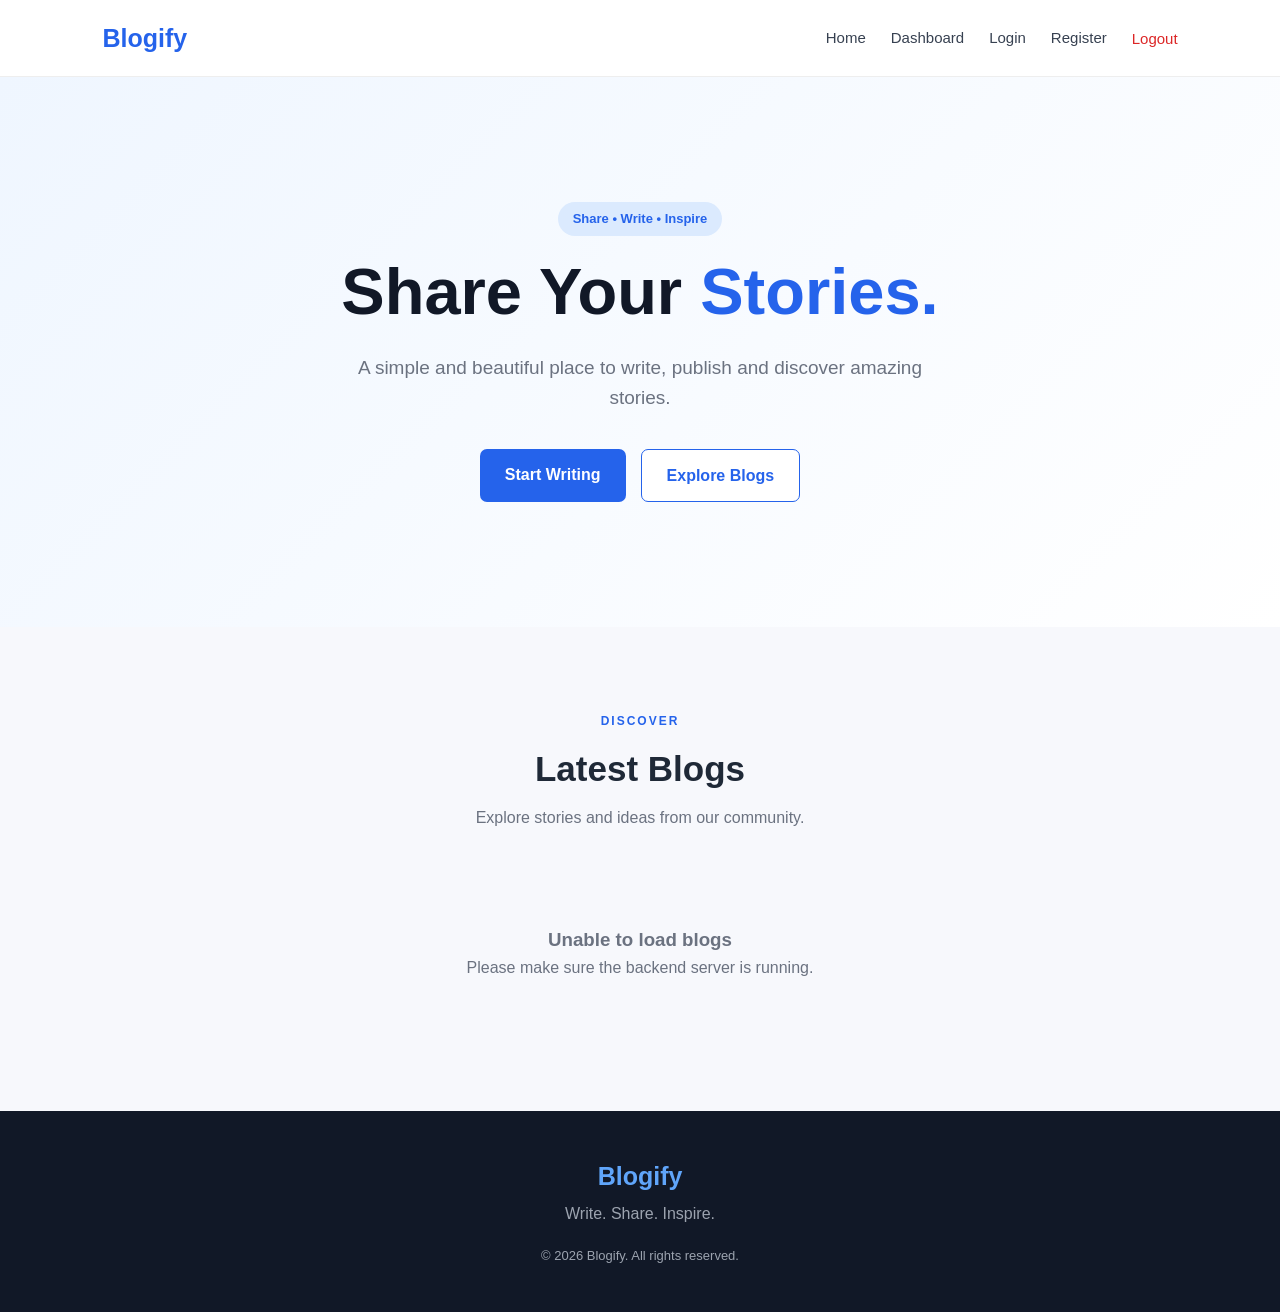
<file: index.html>
<!DOCTYPE html>
<html lang="en">
<head>
    <meta charset="UTF-8">
    <meta name="viewport" content="width=device-width, initial-scale=1.0">

    <title>Blogify - Home</title>

    <link rel="stylesheet" href="style.css">
</head>

<body>

<header class="navbar">

    <div class="logo">Blogify</div>

    <nav>
        <a href="index.html">Home</a>
        <a href="dashboard.html">Dashboard</a>
        <a href="login.html" id="loginNav">Login</a>
        <a href="register.html" id="registerNav">Register</a>
        <button id="logoutBtn" class="logout-btn">Logout</button>
    </nav>

</header>


<main>

    <!-- Hero Section -->

    <section class="hero">

        <div class="hero-content">

            <span class="badge">Share • Write • Inspire</span>

            <h1>
                Share Your
                <span>Stories.</span>
            </h1>

            <p>
                A simple and beautiful place to write,
                publish and discover amazing stories.
            </p>

            <div class="hero-buttons">

                <a href="create-blog.html" class="btn">
                    Start Writing
                </a>

                <a href="#blogs" class="btn secondary-btn">
                    Explore Blogs
                </a>

            </div>

        </div>

    </section>


    <!-- Blog Section -->

    <section class="blogs-section" id="blogs">

        <div class="section-heading">

            <span class="small-heading">
                DISCOVER
            </span>

            <h2>Latest Blogs</h2>

            <p>
                Explore stories and ideas from our community.
            </p>

        </div>


        <div id="blogContainer" class="blog-container">

            <!-- Blogs will be loaded using JavaScript -->

        </div>

    </section>

</main>


<footer>

    <div class="footer-content">

        <h3>Blogify</h3>

        <p>
            Write. Share. Inspire.
        </p>

        <p class="copyright">
            © 2026 Blogify. All rights reserved.
        </p>

    </div>

</footer>


<script src="script.js"></script>

</body>
</html>
</file>
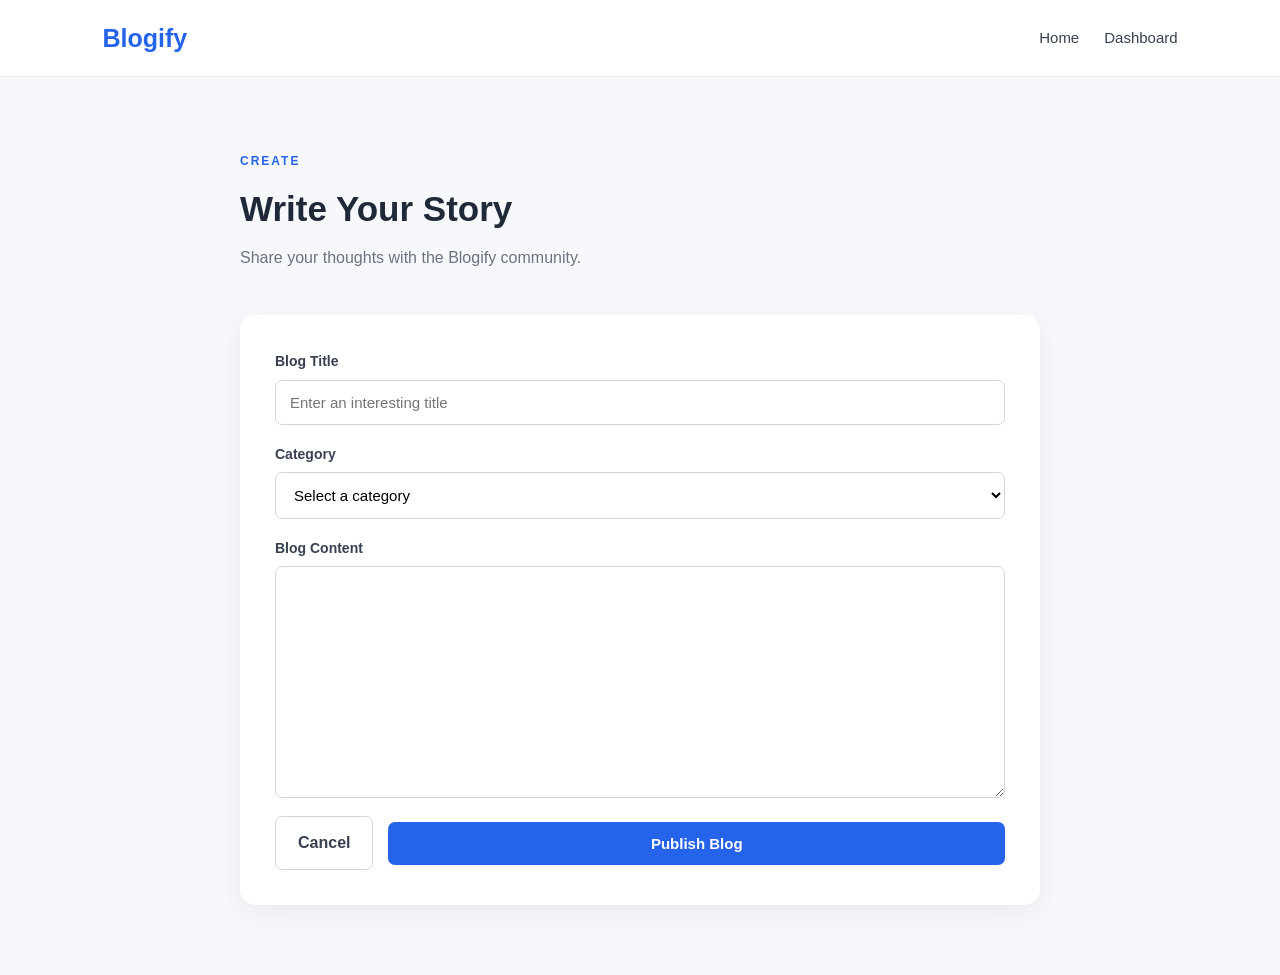
<file: create-blog.html>
<!doctype html>
<html lang="en">

<head>
    <meta charset="UTF-8" />

    <meta name="viewport" content="width=device-width, initial-scale=1.0" />

    <title>Create Blog - Blogify</title>

    <link rel="stylesheet" href="style.css" />
</head>

<body>
    <header class="navbar">
        <div class="logo">Blogify</div>

        <nav>
            <a href="index.html"> Home </a>

            <a href="dashboard.html"> Dashboard </a>
        </nav>
    </header>

    <main class="create-page">
        <div class="create-container">
            <div class="section-heading left">
                <span class="small-heading"> CREATE </span>

                <h1 id="formTitle">Write Your Story</h1>

                <p>Share your thoughts with the Blogify community.</p>
            </div>

            <form id="blogForm" class="blog-form">
                <div class="input-group">
                    <label for="title"> Blog Title </label>

                    <input type="text" id="title" placeholder="Enter an interesting title" required />
                </div>

                <div class="input-group">
                    <label for="category"> Category </label>

                    <select id="category" required>
                        <option value="">Select a category</option>

                        <option value="Technology">Technology</option>

                        <option value="Programming">Programming</option>

                        <option value="Education">Education</option>

                        <option value="Lifestyle">Lifestyle</option>

                        <option value="Other">Other</option>
                    </select>
                </div>

                <div class="input-group">
                    <label for="content"> Blog Content </label>

                    <textarea id="content" rows="12" placeholder="Start writing your story..." required>
            </textarea>
                </div>

                <div class="form-actions">
                    <a href="dashboard.html" class="cancel-btn"> Cancel </a>

                    <button type="submit" class="full-btn" id="submitBlogBtn">
                        Publish Blog
                    </button>
                </div>
            </form>
        </div>
    </main>

    <script src="script.js"></script>
</body>

</html>
</file>
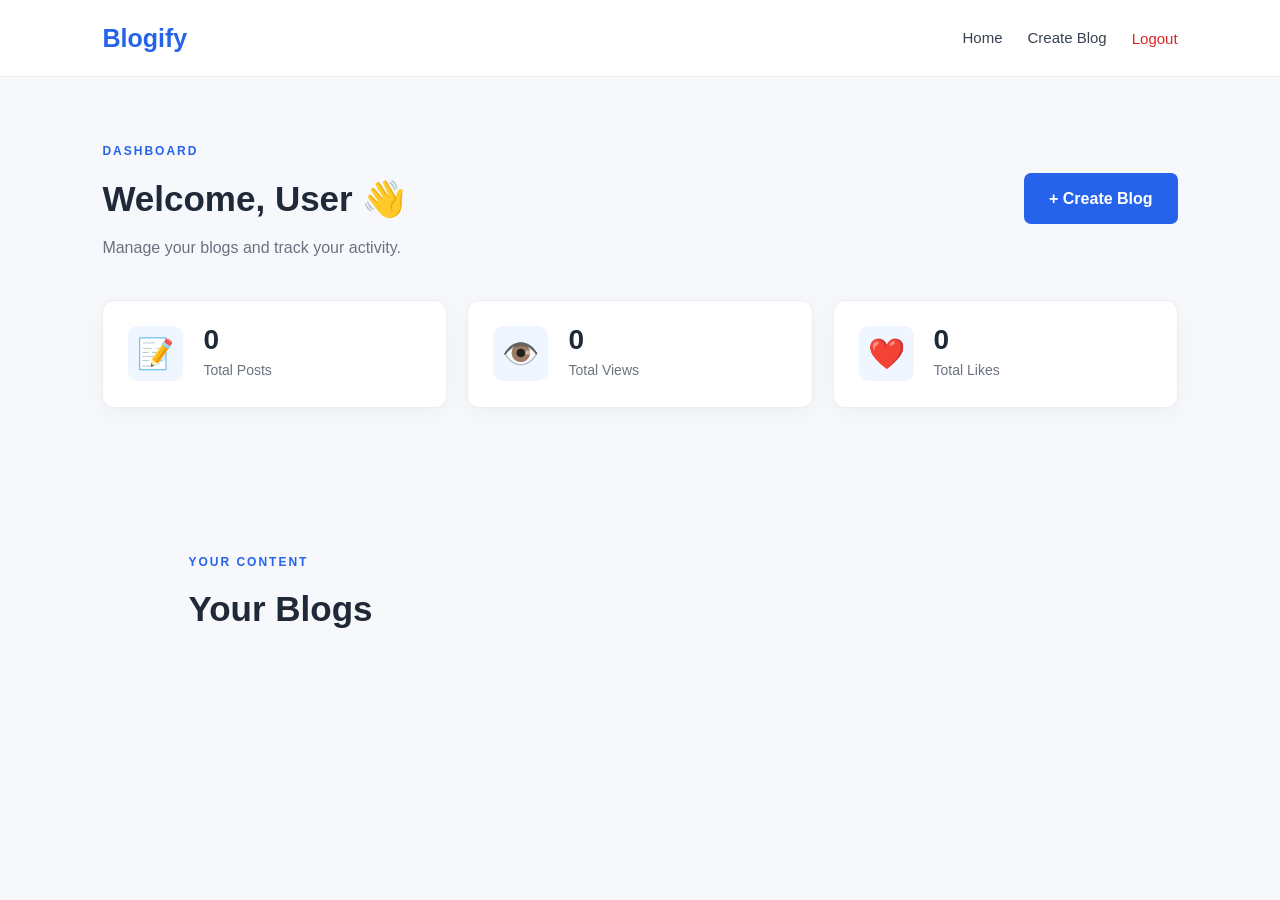
<file: dashboard.html>
<!DOCTYPE html>
<html lang="en">

<head>

    <meta charset="UTF-8">

    <meta
        name="viewport"
        content="width=device-width, initial-scale=1.0">

    <title>Dashboard - Blogify</title>

    <link rel="stylesheet" href="style.css">

</head>

<body>

<header class="navbar">

    <div class="logo">
        Blogify
    </div>

    <nav>

        <a href="index.html">
            Home
        </a>

        <a href="create-blog.html">
            Create Blog
        </a>

        <button
            id="dashboardLogout"
            class="logout-btn">

            Logout

        </button>

    </nav>

</header>


<main class="dashboard">

    <section class="dashboard-header">

        <div>

            <span class="small-heading">
                DASHBOARD
            </span>

            <h1>
                Welcome, <span id="userName">User</span> 👋
            </h1>

            <p>
                Manage your blogs and track your activity.
            </p>

        </div>


        <a
            href="create-blog.html"
            class="btn">

            + Create Blog

        </a>

    </section>


    <!-- Statistics -->

    <section class="stats">

        <div class="stat-card">

            <div class="stat-icon">
                📝
            </div>

            <div>

                <h3 id="postCount">
                    0
                </h3>

                <p>
                    Total Posts
                </p>

            </div>

        </div>


        <div class="stat-card">

            <div class="stat-icon">
                👁️
            </div>

            <div>

                <h3 id="viewCount">
                    0
                </h3>

                <p>
                    Total Views
                </p>

            </div>

        </div>


        <div class="stat-card">

            <div class="stat-icon">
                ❤️
            </div>

            <div>

                <h3 id="likeCount">
                    0
                </h3>

                <p>
                    Total Likes
                </p>

            </div>

        </div>

    </section>


    <!-- User Blogs -->

    <section class="dashboard-blogs">

        <div class="section-heading left">

            <span class="small-heading">
                YOUR CONTENT
            </span>

            <h2>
                Your Blogs
            </h2>

        </div>


        <div
            id="dashboardBlogContainer"
            class="blog-container">

        </div>

    </section>

</main>


<script src="script.js"></script>

</body>
</html>
</file>
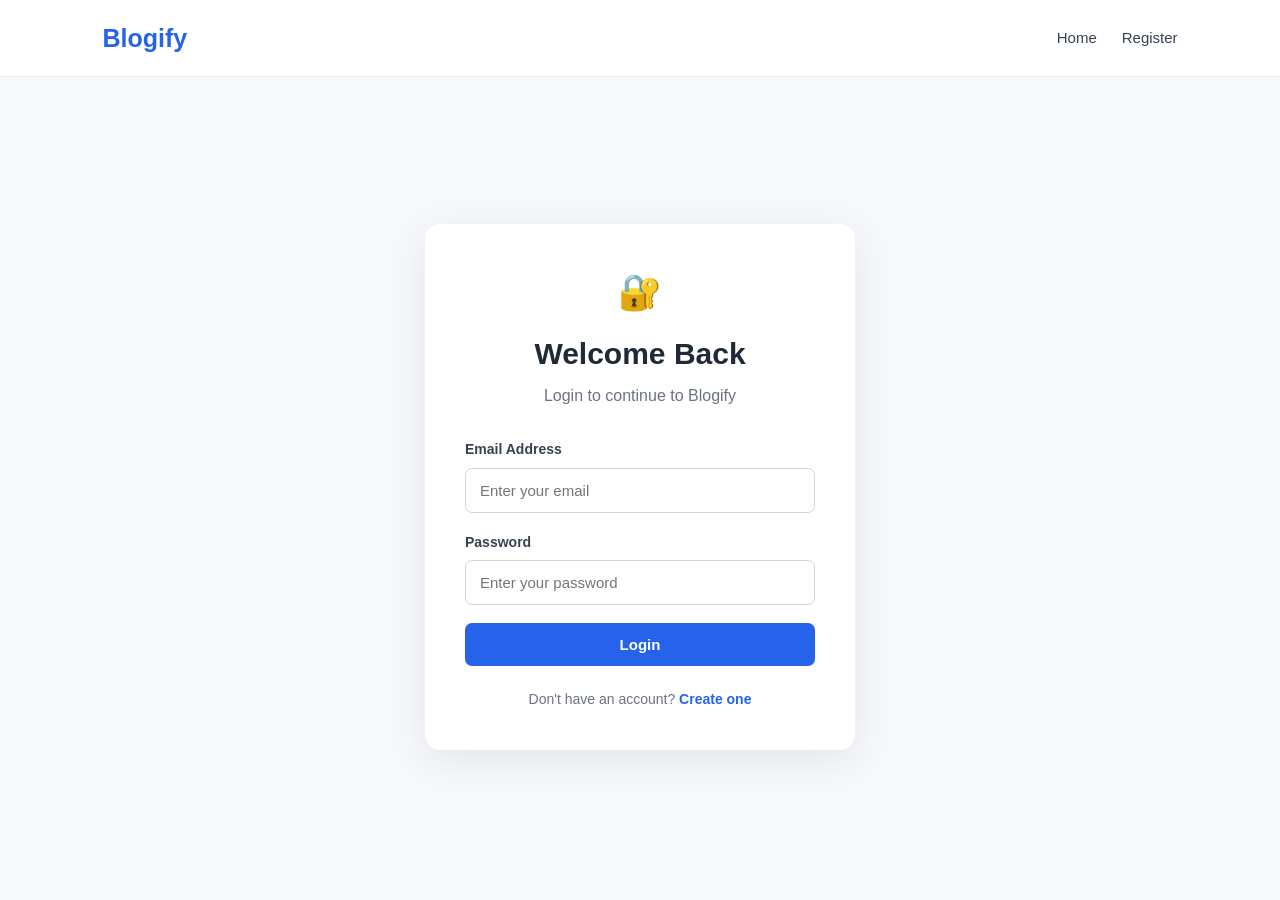
<file: login.html>
<!DOCTYPE html>
<html lang="en">

<head>

    <meta charset="UTF-8">

    <meta
        name="viewport"
        content="width=device-width, initial-scale=1.0">

    <title>Login - Blogify</title>

    <link rel="stylesheet" href="style.css">

</head>

<body>

<header class="navbar">

    <div class="logo">Blogify</div>

    <nav>

        <a href="index.html">
            Home
        </a>

        <a href="register.html">
            Register
        </a>

    </nav>

</header>


<main class="auth-page">

    <div class="auth-card">

        <div class="auth-header">

            <div class="auth-icon">
                🔐
            </div>

            <h1>Welcome Back</h1>

            <p>
                Login to continue to Blogify
            </p>

        </div>


        <form id="loginForm">

            <div class="input-group">

                <label for="loginEmail">
                    Email Address
                </label>

                <input
                    type="email"
                    id="loginEmail"
                    placeholder="Enter your email"
                    required
                >

            </div>


            <div class="input-group">

                <label for="loginPassword">
                    Password
                </label>

                <input
                    type="password"
                    id="loginPassword"
                    placeholder="Enter your password"
                    required
                >

            </div>


            <button
                type="submit"
                class="full-btn">

                Login

            </button>

        </form>


        <p class="auth-footer">

            Don't have an account?

            <a href="register.html">
                Create one
            </a>

        </p>

    </div>

</main>


<script src="script.js"></script>

</body>
</html>
</file>
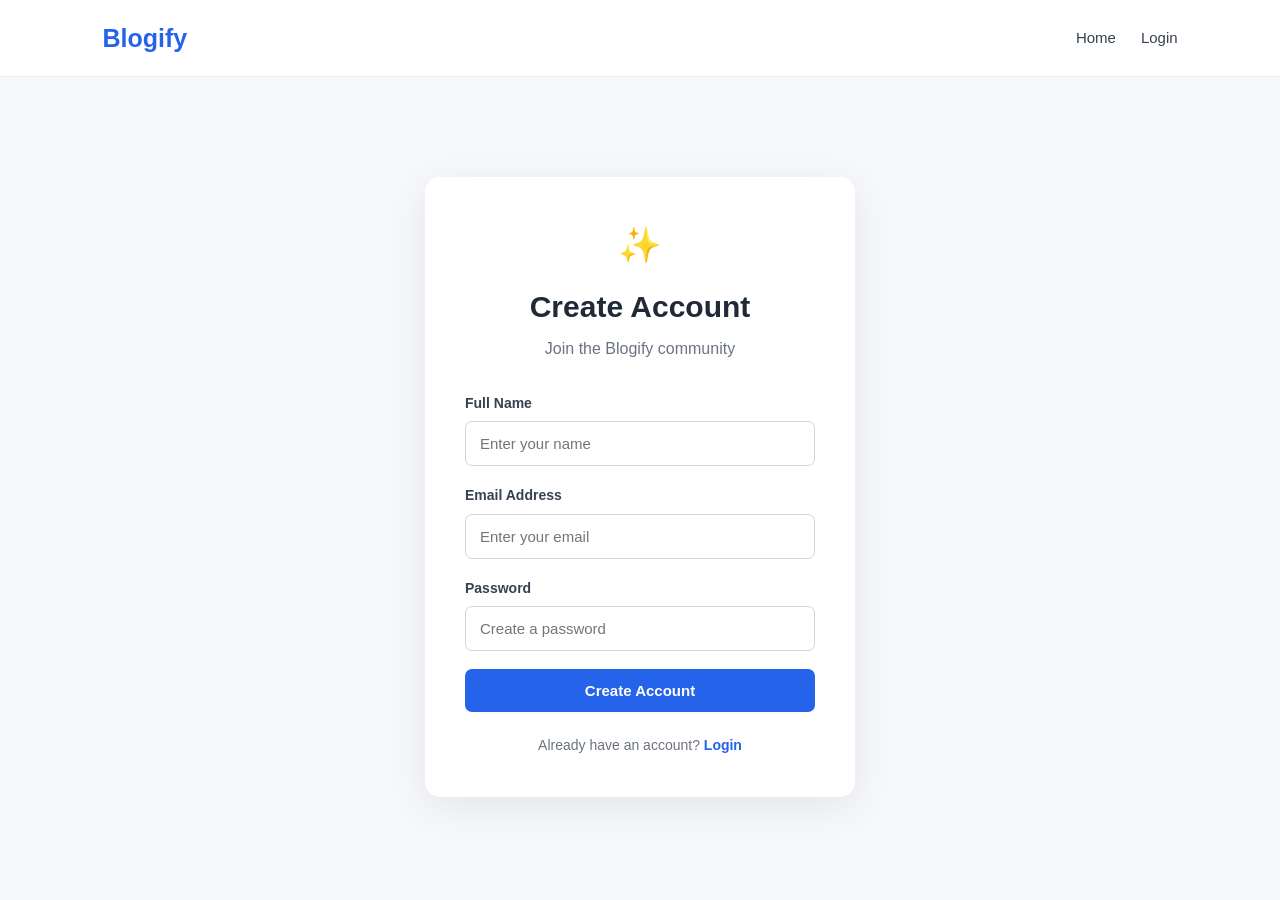
<file: register.html>
<!DOCTYPE html>
<html lang="en">

<head>

    <meta charset="UTF-8">

    <meta
        name="viewport"
        content="width=device-width, initial-scale=1.0">

    <title>Register - Blogify</title>

    <link rel="stylesheet" href="style.css">

</head>

<body>

<header class="navbar">

    <div class="logo">Blogify</div>

    <nav>

        <a href="index.html">
            Home
        </a>

        <a href="login.html">
            Login
        </a>

    </nav>

</header>


<main class="auth-page">

    <div class="auth-card">

        <div class="auth-header">

            <div class="auth-icon">
                ✨
            </div>

            <h1>Create Account</h1>

            <p>
                Join the Blogify community
            </p>

        </div>


        <form id="registerForm">

            <div class="input-group">

                <label for="name">
                    Full Name
                </label>

                <input
                    type="text"
                    id="name"
                    placeholder="Enter your name"
                    required
                >

            </div>


            <div class="input-group">

                <label for="email">
                    Email Address
                </label>

                <input
                    type="email"
                    id="email"
                    placeholder="Enter your email"
                    required
                >

            </div>


            <div class="input-group">

                <label for="password">
                    Password
                </label>

                <input
                    type="password"
                    id="password"
                    placeholder="Create a password"
                    minlength="6"
                    required
                >

            </div>


            <button
                type="submit"
                class="full-btn">

                Create Account

            </button>

        </form>


        <p class="auth-footer">

            Already have an account?

            <a href="login.html">
                Login
            </a>

        </p>

    </div>

</main>


<script src="script.js"></script>

</body>
</html>
</file>
<file: style.css>
/* =========================
   RESET
========================= */

* {
    margin: 0;
    padding: 0;
    box-sizing: border-box;
}


html {
    scroll-behavior: smooth;
}


body {
    font-family: Arial, Helvetica, sans-serif;

    background: #f7f8fc;

    color: #1f2937;

    line-height: 1.6;
}


a {
    text-decoration: none;
}


button,
input,
textarea,
select {
    font-family: inherit;
}


/* =========================
   NAVBAR
========================= */

.navbar {
    width: 100%;

    display: flex;

    justify-content: space-between;

    align-items: center;

    padding: 18px 8%;

    background: #ffffff;

    border-bottom: 1px solid #eeeeee;

    position: sticky;

    top: 0;

    z-index: 100;
}


.logo {
    font-size: 25px;

    font-weight: 800;

    color: #2563eb;
}


.navbar nav {
    display: flex;

    align-items: center;

    gap: 25px;
}


.navbar nav a {
    color: #374151;

    font-size: 15px;

    font-weight: 500;

    transition: 0.2s;
}


.navbar nav a:hover {
    color: #2563eb;
}


.logout-btn {
    border: none;

    background: transparent;

    color: #dc2626;

    font-size: 15px;

    cursor: pointer;

    font-weight: 500;
}


/* =========================
   HERO
========================= */

.hero {
    min-height: 550px;

    display: flex;

    justify-content: center;

    align-items: center;

    text-align: center;

    padding: 80px 20px;

    background:
        linear-gradient(
            135deg,
            #eff6ff,
            #ffffff
        );
}


.hero-content {
    max-width: 750px;
}


.badge {
    display: inline-block;

    padding: 7px 15px;

    background: #dbeafe;

    color: #2563eb;

    border-radius: 50px;

    font-size: 13px;

    font-weight: 600;

    margin-bottom: 20px;
}


.hero h1 {
    font-size: 65px;

    line-height: 1.1;

    margin-bottom: 25px;

    color: #111827;
}


.hero h1 span {
    color: #2563eb;
}


.hero p {
    max-width: 600px;

    margin: auto;

    font-size: 19px;

    color: #6b7280;

    margin-bottom: 35px;
}


.hero-buttons {
    display: flex;

    justify-content: center;

    gap: 15px;
}


.btn {
    display: inline-block;

    padding: 13px 25px;

    border-radius: 7px;

    background: #2563eb;

    color: white;

    font-weight: 600;

    border: none;

    cursor: pointer;

    transition: 0.2s;
}


.btn:hover {
    background: #1d4ed8;

    transform: translateY(-1px);
}


.secondary-btn {
    background: white;

    color: #2563eb;

    border: 1px solid #2563eb;
}


.secondary-btn:hover {
    color: white;
}


/* =========================
   SECTIONS
========================= */

.blogs-section,
.dashboard-blogs {
    padding: 80px 8%;
}


.section-heading {
    text-align: center;

    margin-bottom: 45px;
}


.section-heading.left {
    text-align: left;
}


.small-heading {
    color: #2563eb;

    font-size: 12px;

    font-weight: 700;

    letter-spacing: 2px;
}


.section-heading h1,
.section-heading h2 {
    font-size: 35px;

    margin: 8px 0;
}


.section-heading p {
    color: #6b7280;
}


/* =========================
   BLOG CARDS
========================= */

.blog-container {
    display: grid;

    grid-template-columns:
        repeat(3, 1fr);

    gap: 25px;
}


.blog-card {
    background: white;

    border: 1px solid #eeeeee;

    border-radius: 12px;

    padding: 25px;

    transition: 0.25s;

    box-shadow:
        0 5px 20px
        rgba(0, 0, 0, 0.04);
}


.blog-card:hover {
    transform: translateY(-5px);

    box-shadow:
        0 10px 30px
        rgba(0, 0, 0, 0.08);
}


.blog-category {
    display: inline-block;

    background: #eff6ff;

    color: #2563eb;

    padding: 5px 10px;

    border-radius: 20px;

    font-size: 12px;

    margin-bottom: 15px;
}


.blog-card h3 {
    font-size: 21px;

    margin-bottom: 10px;

    color: #111827;
}


.blog-card p {
    color: #6b7280;

    font-size: 15px;

    margin-bottom: 18px;
}


.blog-meta {
    font-size: 13px;

    color: #9ca3af;

    border-top: 1px solid #eeeeee;

    padding-top: 15px;
}


.empty-message {
    grid-column: 1 / -1;

    text-align: center;

    padding: 50px;

    color: #6b7280;
}


/* =========================
   FOOTER
========================= */

footer {
    background: #111827;

    color: white;

    padding: 45px 8%;

    text-align: center;
}


.footer-content h3 {
    font-size: 25px;

    color: #60a5fa;

    margin-bottom: 5px;
}


.footer-content p {
    color: #9ca3af;
}


.copyright {
    margin-top: 20px;

    font-size: 13px;
}


/* =========================
   AUTH PAGES
========================= */

.auth-page {
    min-height: calc(100vh - 80px);

    display: flex;

    align-items: center;

    justify-content: center;

    padding: 50px 20px;
}


.auth-card {
    width: 100%;

    max-width: 430px;

    background: white;

    padding: 40px;

    border-radius: 15px;

    box-shadow:
        0 10px 40px
        rgba(0, 0, 0, 0.08);
}


.auth-header {
    text-align: center;

    margin-bottom: 30px;
}


.auth-icon {
    font-size: 35px;

    margin-bottom: 10px;
}


.auth-header h1 {
    font-size: 30px;

    margin-bottom: 5px;
}


.auth-header p {
    color: #6b7280;
}


/* =========================
   FORMS
========================= */

.input-group {
    display: flex;

    flex-direction: column;

    gap: 7px;

    margin-bottom: 18px;
}


.input-group label {
    font-size: 14px;

    font-weight: 600;

    color: #374151;
}


.input-group input,
.input-group textarea,
.input-group select {
    width: 100%;

    padding: 13px 14px;

    border: 1px solid #d1d5db;

    border-radius: 7px;

    outline: none;

    font-size: 15px;

    background: white;

    transition: 0.2s;
}


.input-group input:focus,
.input-group textarea:focus,
.input-group select:focus {
    border-color: #2563eb;

    box-shadow:
        0 0 0 3px
        rgba(37, 99, 235, 0.1);
}


.input-group textarea {
    resize: vertical;
}


.full-btn {
    width: 100%;

    padding: 13px;

    border: none;

    border-radius: 7px;

    background: #2563eb;

    color: white;

    font-size: 15px;

    font-weight: 600;

    cursor: pointer;

    transition: 0.2s;
}


.full-btn:hover {
    background: #1d4ed8;
}


.auth-footer {
    text-align: center;

    margin-top: 22px;

    color: #6b7280;

    font-size: 14px;
}


.auth-footer a {
    color: #2563eb;

    font-weight: 600;
}


/* =========================
   DASHBOARD
========================= */

.dashboard {
    padding: 60px 8%;

    min-height: calc(100vh - 80px);
}


.dashboard-header {
    display: flex;

    justify-content: space-between;

    align-items: center;

    margin-bottom: 40px;
}


.dashboard-header h1 {
    font-size: 35px;

    margin: 8px 0;
}


.dashboard-header p {
    color: #6b7280;
}


/* =========================
   STATISTICS
========================= */

.stats {
    display: grid;

    grid-template-columns:
        repeat(3, 1fr);

    gap: 20px;

    margin-bottom: 60px;
}


.stat-card {
    display: flex;

    align-items: center;

    gap: 20px;

    background: white;

    padding: 25px;

    border-radius: 12px;

    border: 1px solid #eeeeee;

    box-shadow:
        0 5px 20px
        rgba(0, 0, 0, 0.04);
}


.stat-icon {
    font-size: 30px;

    width: 55px;

    height: 55px;

    display: flex;

    align-items: center;

    justify-content: center;

    background: #eff6ff;

    border-radius: 10px;
}


.stat-card h3 {
    font-size: 28px;

    line-height: 1;
}


.stat-card p {
    color: #6b7280;

    margin-top: 5px;

    font-size: 14px;
}


/* =========================
   CREATE BLOG
========================= */

.create-page {
    padding: 70px 20px;

    min-height: calc(100vh - 80px);
}


.create-container {
    max-width: 800px;

    margin: auto;
}


.blog-form {
    background: white;

    padding: 35px;

    border-radius: 15px;

    box-shadow:
        0 8px 30px
        rgba(0, 0, 0, 0.06);
}


.form-actions {
    display: flex;

    justify-content: flex-end;

    align-items: center;

    gap: 15px;

    margin-top: 10px;
}


.cancel-btn {
    padding: 13px 22px;

    border: 1px solid #d1d5db;

    border-radius: 7px;

    color: #374151;

    font-weight: 600;
}


/* =========================
   RESPONSIVE
========================= */

@media (max-width: 900px) {

    .blog-container {
        grid-template-columns:
            repeat(2, 1fr);
    }

    .hero h1 {
        font-size: 50px;
    }

}


@media (max-width: 700px) {

    .navbar {
        flex-direction: column;

        gap: 15px;

        padding: 15px 5%;
    }


    .navbar nav {
        flex-wrap: wrap;

        justify-content: center;

        gap: 15px;
    }


    .hero {
        min-height: 500px;

        padding: 60px 20px;
    }


    .hero h1 {
        font-size: 40px;
    }


    .hero p {
        font-size: 16px;
    }


    .hero-buttons {
        flex-direction: column;

        align-items: center;
    }


    .hero-buttons .btn {
        width: 200px;
    }


    .blog-container {
        grid-template-columns: 1fr;
    }


    .stats {
        grid-template-columns: 1fr;
    }


    .dashboard-header {
        flex-direction: column;

        align-items: flex-start;

        gap: 20px;
    }


    .dashboard-header h1 {
        font-size: 28px;
    }


    .auth-card {
        padding: 25px;
    }


    .blog-form {
        padding: 25px;
    }


    .form-actions {
        flex-direction: column-reverse;

        align-items: stretch;
    }


    .form-actions button,
    .form-actions a {
        text-align: center;

        width: 100%;
    }

}


/* =========================
   BLOG ACTIONS
========================= */

.blog-actions {

    display: flex;

    gap: 10px;

    margin-top: 20px;

    padding-top: 15px;

    border-top: 1px solid #eeeeee;

}


.edit-btn,
.delete-btn {

    padding: 8px 14px;

    border-radius: 6px;

    border: none;

    cursor: pointer;

    font-size: 13px;

    font-weight: 600;

}


.edit-btn {

    background: #eff6ff;

    color: #2563eb;

}


.edit-btn:hover {

    background: #dbeafe;

}


.delete-btn {

    background: #fef2f2;

    color: #dc2626;

}


.delete-btn:hover {

    background: #fee2e2;

}
</file>
